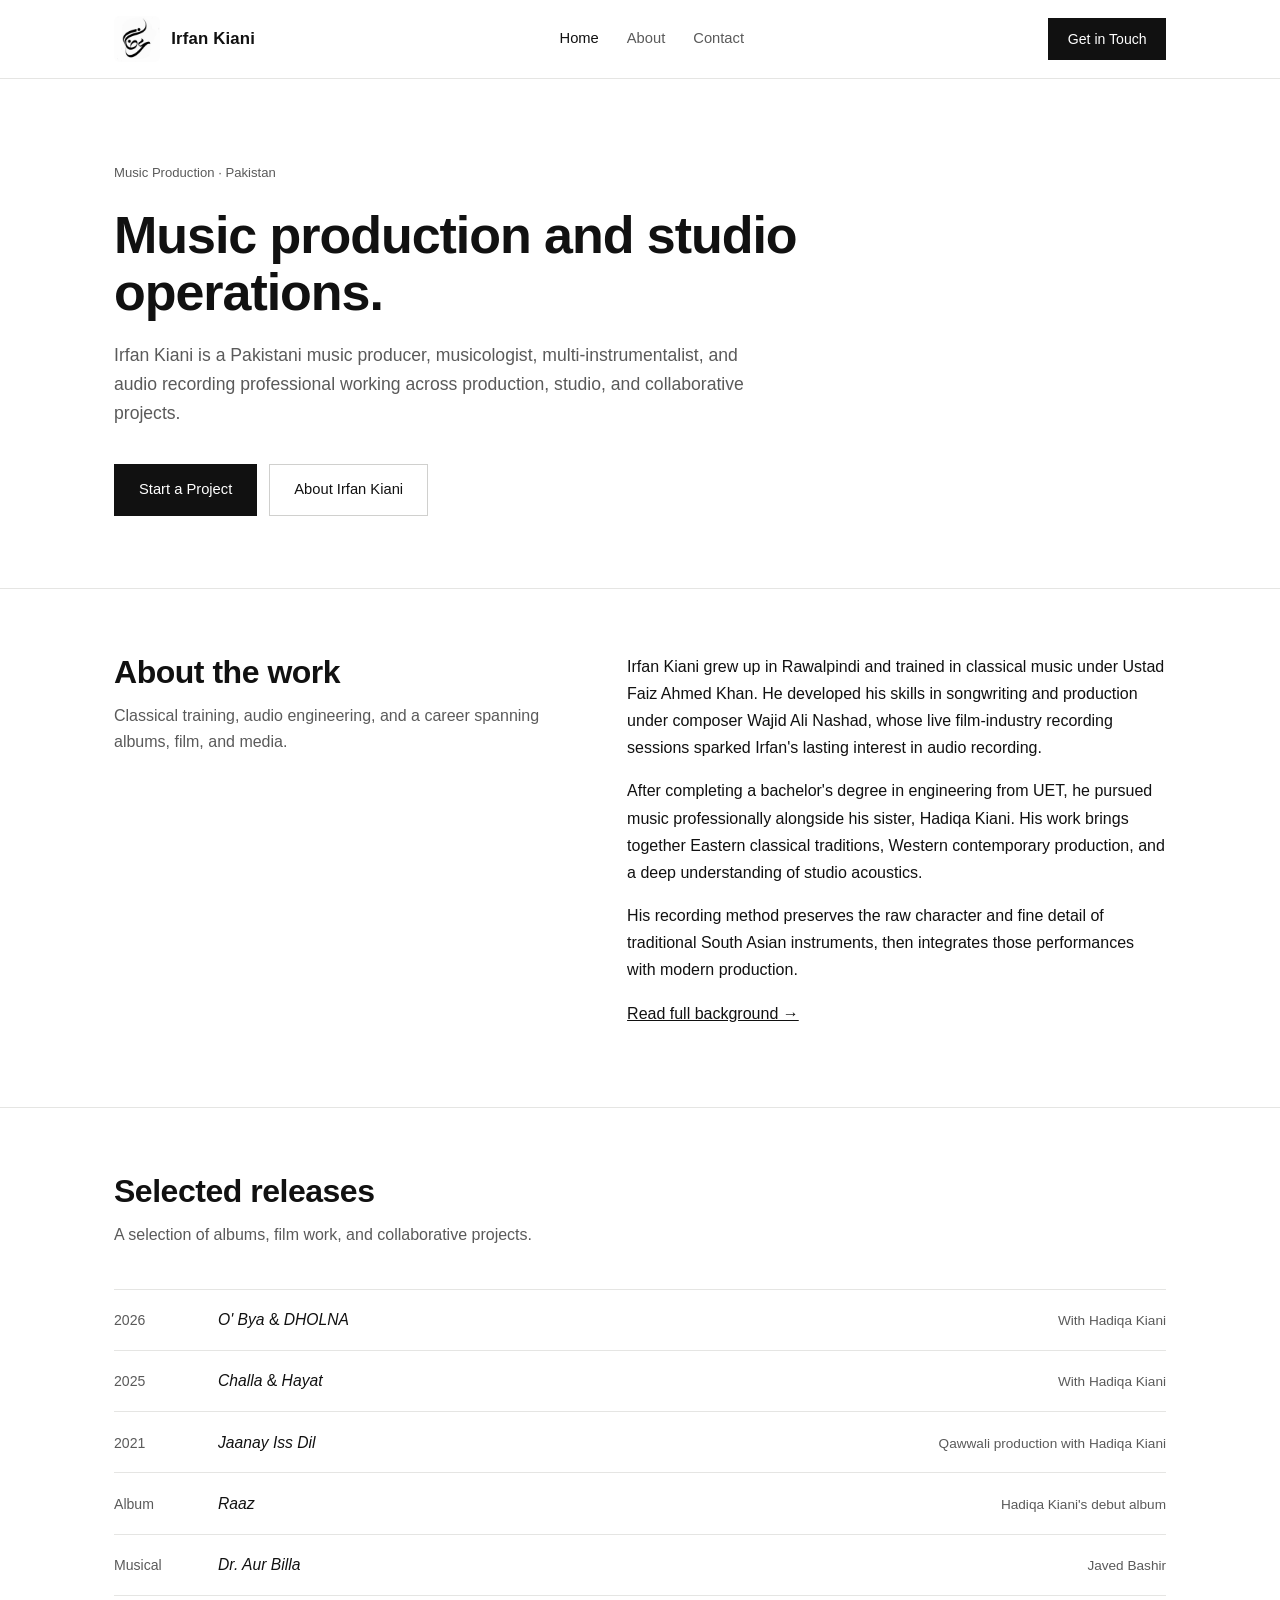
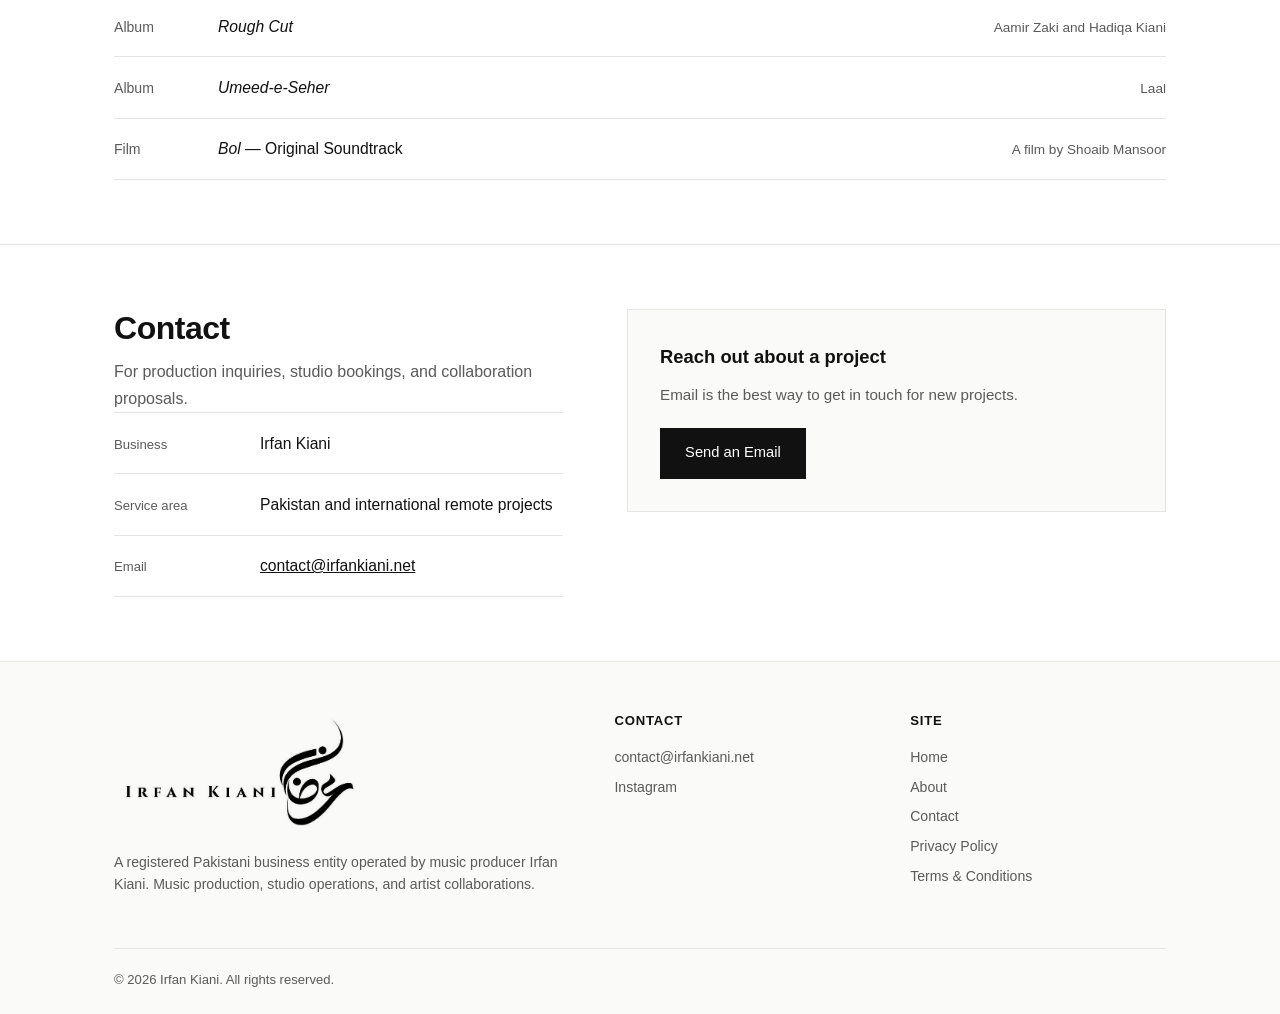
<file: index.html>
<!DOCTYPE html>
<html lang="en">
<head>
<meta charset="UTF-8">
<meta name="viewport" content="width=device-width, initial-scale=1.0">
<title>Irfan Kiani — Music Production, Pakistan</title>
<meta name="description" content="Irfan Kiani is a Pakistani music producer, musicologist, multi-instrumentalist, and audio recording professional.">
<link rel="icon" type="image/png" href="favicon.png">
<link rel="stylesheet" href="css/styles.css">
</head>
<body>

<header class="site-header">
  <div class="container">
    <a href="index.html" class="brand" aria-label="Irfan Kiani home"><img src="favicon.png" alt="" class="brand-mark"><span>Irfan Kiani</span></a>
    <nav class="nav">
      <a href="index.html" class="active">Home</a>
      <a href="about.html">About</a>
      <a href="contact.html">Contact</a>
    </nav>
    <a href="contact.html" class="header-cta">Get in Touch</a>
  </div>
</header>

<main>

  <section class="hero">
    <div class="container">
      <span class="hero-location">Music Production · Pakistan</span>
      <h1>Music production and studio operations.</h1>
      <p class="hero-sub">Irfan Kiani is a Pakistani music producer, musicologist, multi-instrumentalist, and audio recording professional working across production, studio, and collaborative projects.</p>
      <div class="hero-ctas">
        <a href="contact.html" class="btn">Start a Project</a>
        <a href="about.html" class="btn btn-outline">About Irfan Kiani</a>
      </div>
    </div>
  </section>

  <section>
    <div class="container">
      <div class="two-col">
        <div class="section-head" style="margin-bottom: 0;">
          <h2>About the work</h2>
          <p>Classical training, audio engineering, and a career spanning albums, film, and media.</p>
        </div>
        <div class="about-bio">
          <p>Irfan Kiani grew up in Rawalpindi and trained in classical music under Ustad Faiz Ahmed Khan. He developed his skills in songwriting and production under composer Wajid Ali Nashad, whose live film-industry recording sessions sparked Irfan's lasting interest in audio recording.</p>
          <p>After completing a bachelor's degree in engineering from UET, he pursued music professionally alongside his sister, Hadiqa Kiani. His work brings together Eastern classical traditions, Western contemporary production, and a deep understanding of studio acoustics.</p>
          <p>His recording method preserves the raw character and fine detail of traditional South Asian instruments, then integrates those performances with modern production.</p>
          <p><a href="about.html" style="text-decoration: underline;">Read full background →</a></p>
        </div>
      </div>
    </div>
  </section>

  <section>
    <div class="container">
      <div class="section-head">
        <h2>Selected releases</h2>
        <p>A selection of albums, film work, and collaborative projects.</p>
      </div>
      <ul class="releases-list">
        <li><span class="release-year">2026</span><span class="release-title"><em>O' Bya</em> &amp; <em>DHOLNA</em></span><span class="release-meta">With Hadiqa Kiani</span></li>
        <li><span class="release-year">2025</span><span class="release-title"><em>Challa</em> &amp; <em>Hayat</em></span><span class="release-meta">With Hadiqa Kiani</span></li>
        <li><span class="release-year">2021</span><span class="release-title"><em>Jaanay Iss Dil</em></span><span class="release-meta">Qawwali production with Hadiqa Kiani</span></li>
        <li><span class="release-year">Album</span><span class="release-title"><em>Raaz</em></span><span class="release-meta">Hadiqa Kiani's debut album</span></li>
        <li><span class="release-year">Musical</span><span class="release-title"><em>Dr. Aur Billa</em></span><span class="release-meta">Javed Bashir</span></li>
        <li><span class="release-year">Album</span><span class="release-title"><em>Rough Cut</em></span><span class="release-meta">Aamir Zaki and Hadiqa Kiani</span></li>
        <li><span class="release-year">Album</span><span class="release-title"><em>Umeed-e-Seher</em></span><span class="release-meta">Laal</span></li>
        <li><span class="release-year">Film</span><span class="release-title"><em>Bol</em> — Original Soundtrack</span><span class="release-meta">A film by Shoaib Mansoor</span></li>
      </ul>
    </div>
  </section>

  <section>
    <div class="container">
      <div class="two-col">
        <div>
          <div class="section-head" style="margin-bottom: 0;">
            <h2>Contact</h2>
            <p>For production inquiries, studio bookings, and collaboration proposals.</p>
          </div>
          <ul class="contact-info">
            <li><span class="ci-label">Business</span><span class="ci-value">Irfan Kiani</span></li>
            <li><span class="ci-label">Service area</span><span class="ci-value">Pakistan and international remote projects</span></li>
            <li><span class="ci-label">Email</span><span class="ci-value"><a href="mailto:contact@irfankiani.net">contact@irfankiani.net</a></span></li>
          </ul>
        </div>
        <div class="contact-cta-box">
          <h3>Reach out about a project</h3>
          <p>Email is the best way to get in touch for new projects.</p>
          <a href="mailto:contact@irfankiani.net" class="btn">Send an Email</a>
        </div>
      </div>
    </div>
  </section>

</main>

<footer class="site-footer">
  <div class="container">
    <div class="footer-grid">
      <div class="footer-col">
        <img src="logo-wordmark.png" alt="Irfan Kiani" class="footer-logo">
        <p>A registered Pakistani business entity operated by music producer Irfan Kiani. Music production, studio operations, and artist collaborations.</p>
      </div>
      <div class="footer-col">
        <h4>Contact</h4>
        <a href="mailto:contact@irfankiani.net">contact@irfankiani.net</a>
        <a href="https://www.instagram.com/irfankianii/" target="_blank" rel="noopener noreferrer">Instagram</a>
      </div>
      <div class="footer-col">
        <h4>Site</h4>
        <a href="index.html">Home</a>
        <a href="about.html">About</a>
        <a href="contact.html">Contact</a>
        <a href="privacy-policy.html">Privacy Policy</a>
        <a href="terms-conditions.html">Terms &amp; Conditions</a>
      </div>
    </div>
    <div class="footer-bottom">
      <p>&copy; 2026 Irfan Kiani. All rights reserved.</p>
    </div>
  </div>
</footer>

</body>
</html>
</file>
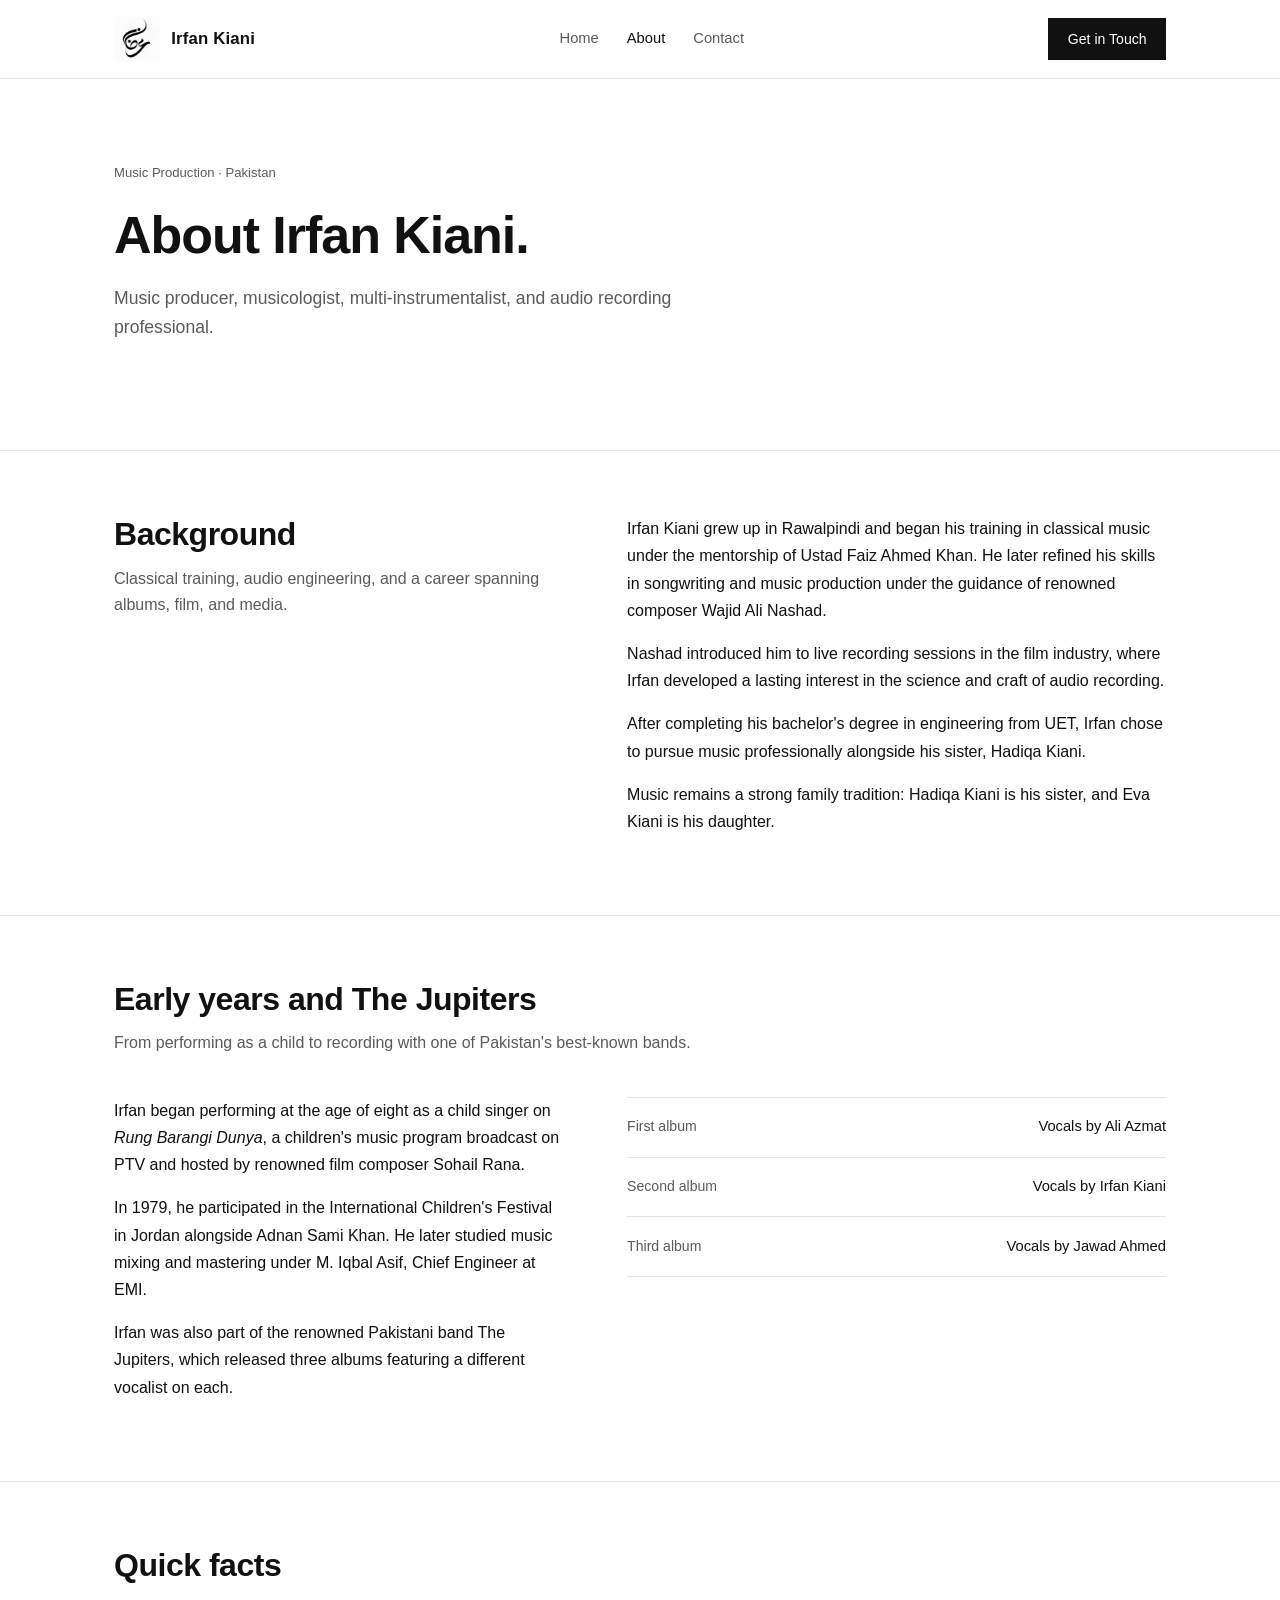
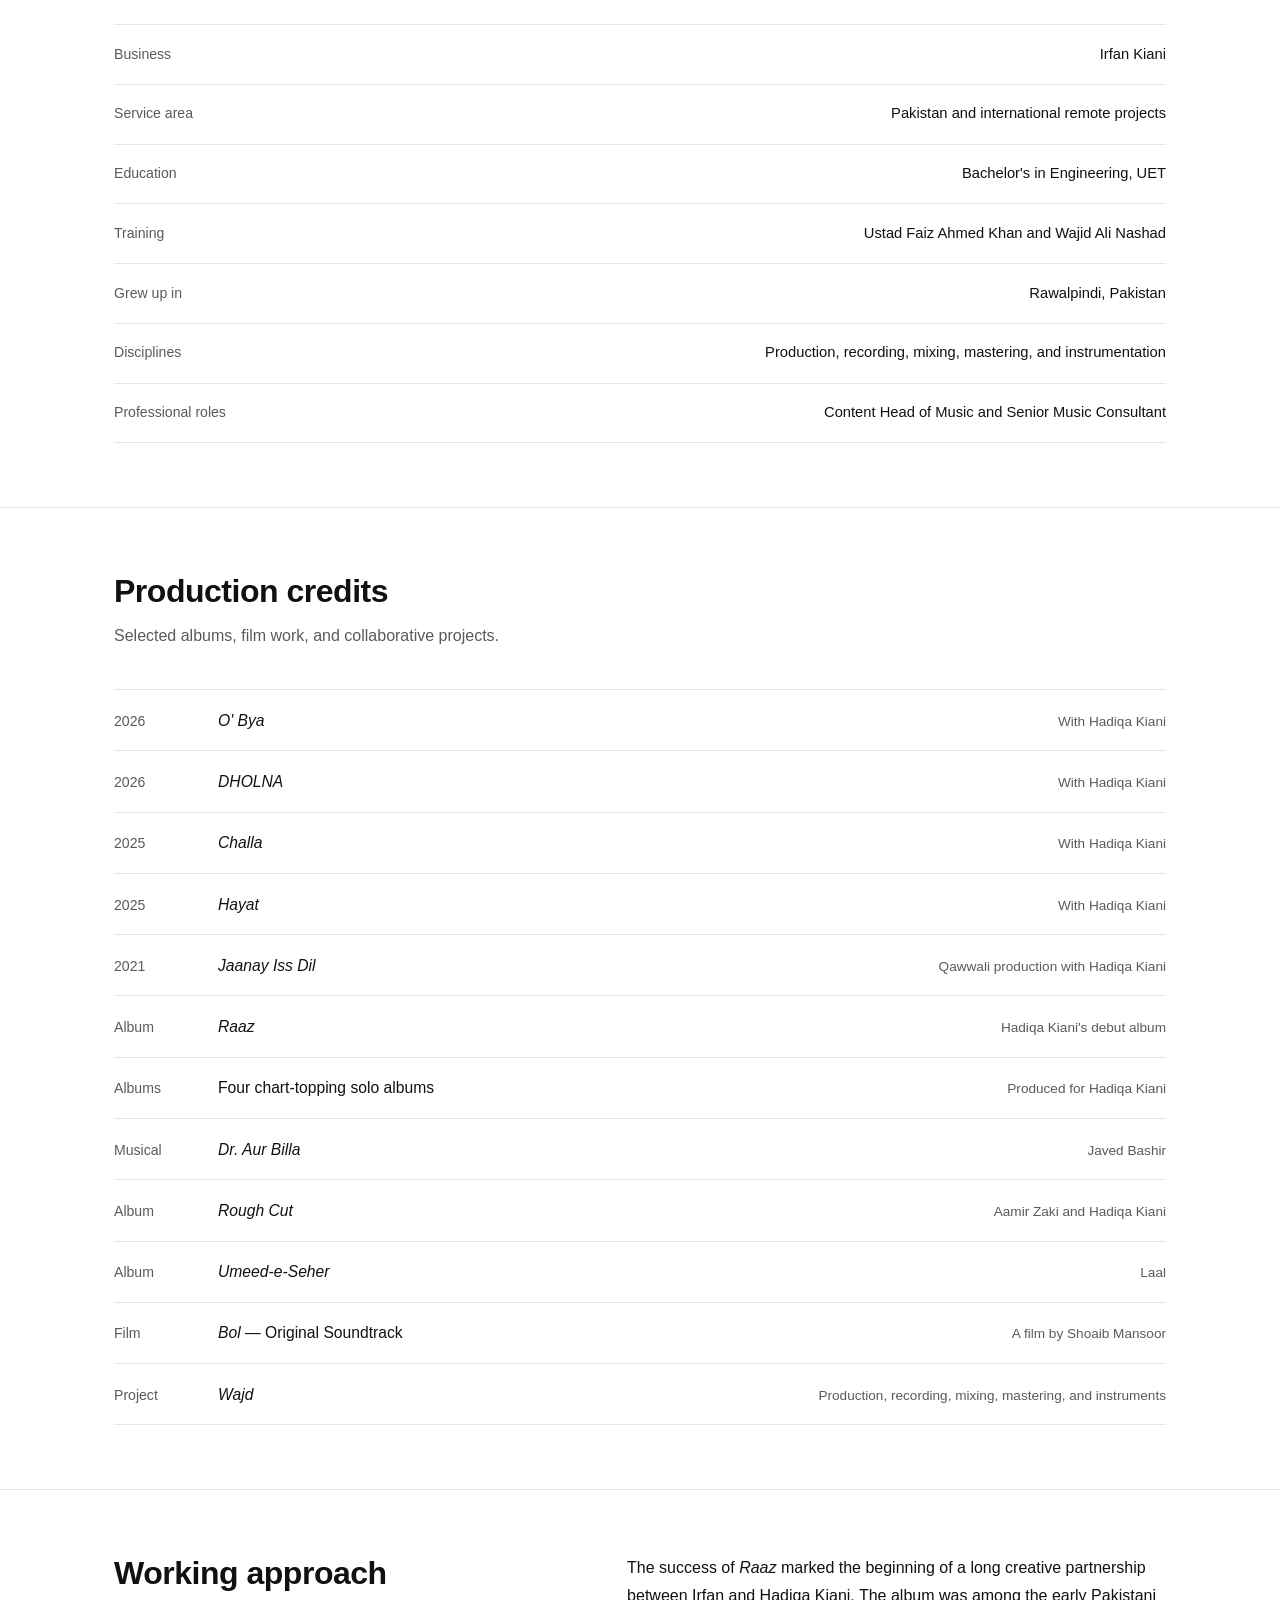
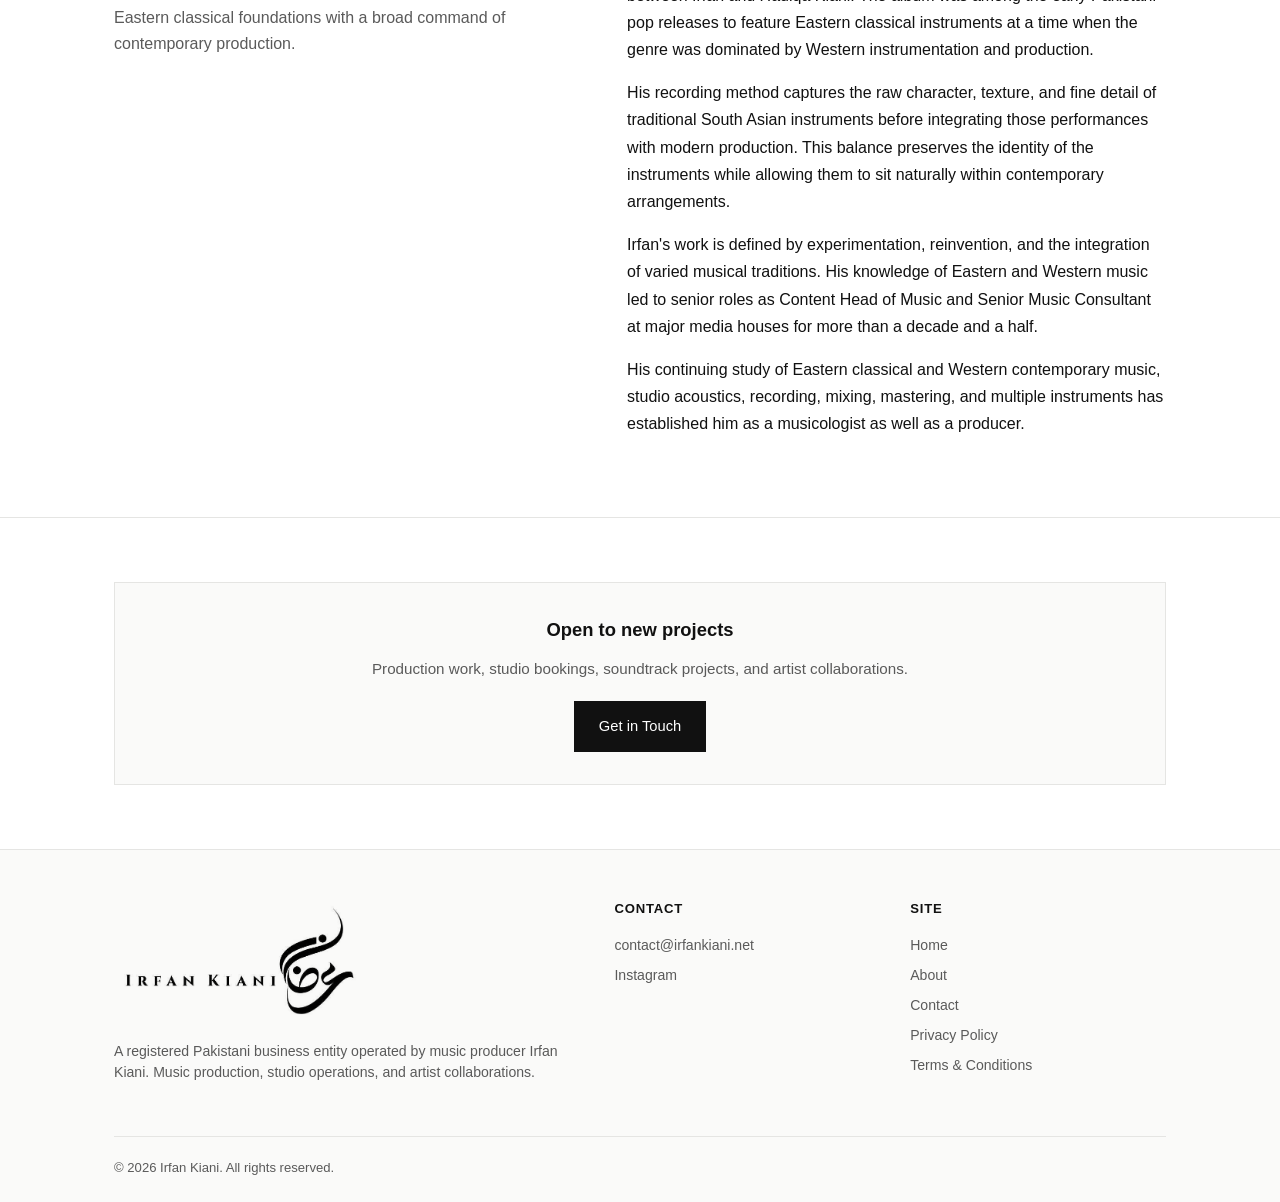
<file: about.html>
<!DOCTYPE html>
<html lang="en">
<head>
<meta charset="UTF-8">
<meta name="viewport" content="width=device-width, initial-scale=1.0">
<title>About — Irfan Kiani</title>
<meta name="description" content="About Irfan Kiani — Pakistani music producer, musicologist, multi-instrumentalist, and audio recording professional.">
<link rel="icon" type="image/png" href="favicon.png">
<link rel="stylesheet" href="css/styles.css">
</head>
<body>

<header class="site-header">
  <div class="container">
    <a href="index.html" class="brand" aria-label="Irfan Kiani home"><img src="favicon.png" alt="" class="brand-mark"><span>Irfan Kiani</span></a>
    <nav class="nav">
      <a href="index.html">Home</a>
      <a href="about.html" class="active">About</a>
      <a href="contact.html">Contact</a>
    </nav>
    <a href="contact.html" class="header-cta">Get in Touch</a>
  </div>
</header>

<main>

  <section class="hero">
    <div class="container">
      <span class="hero-location">Music Production · Pakistan</span>
      <h1>About Irfan Kiani.</h1>
      <p class="hero-sub">Music producer, musicologist, multi-instrumentalist, and audio recording professional.</p>
    </div>
  </section>

  <section>
    <div class="container">
      <div class="two-col">
        <div class="section-head" style="margin-bottom: 0;">
          <h2>Background</h2>
          <p>Classical training, audio engineering, and a career spanning albums, film, and media.</p>
        </div>
        <div class="about-bio">
          <p>Irfan Kiani grew up in Rawalpindi and began his training in classical music under the mentorship of Ustad Faiz Ahmed Khan. He later refined his skills in songwriting and music production under the guidance of renowned composer Wajid Ali Nashad.</p>
          <p>Nashad introduced him to live recording sessions in the film industry, where Irfan developed a lasting interest in the science and craft of audio recording.</p>
          <p>After completing his bachelor's degree in engineering from UET, Irfan chose to pursue music professionally alongside his sister, Hadiqa Kiani.</p>
          <p>Music remains a strong family tradition: Hadiqa Kiani is his sister, and Eva Kiani is his daughter.</p>
        </div>
      </div>
    </div>
  </section>

  <section>
    <div class="container">
      <div class="section-head">
        <h2>Early years and The Jupiters</h2>
        <p>From performing as a child to recording with one of Pakistan's best-known bands.</p>
      </div>
      <div class="two-col">
        <div class="about-bio">
          <p>Irfan began performing at the age of eight as a child singer on <em>Rung Barangi Dunya</em>, a children's music program broadcast on PTV and hosted by renowned film composer Sohail Rana.</p>
          <p>In 1979, he participated in the International Children's Festival in Jordan alongside Adnan Sami Khan. He later studied music mixing and mastering under M. Iqbal Asif, Chief Engineer at EMI.</p>
          <p>Irfan was also part of the renowned Pakistani band The Jupiters, which released three albums featuring a different vocalist on each.</p>
        </div>
        <ul class="facts-list">
          <li><span class="fact-label">First album</span><span class="fact-value">Vocals by Ali Azmat</span></li>
          <li><span class="fact-label">Second album</span><span class="fact-value">Vocals by Irfan Kiani</span></li>
          <li><span class="fact-label">Third album</span><span class="fact-value">Vocals by Jawad Ahmed</span></li>
        </ul>
      </div>
    </div>
  </section>

  <section>
    <div class="container">
      <div class="section-head">
        <h2>Quick facts</h2>
      </div>
      <ul class="facts-list">
        <li><span class="fact-label">Business</span><span class="fact-value">Irfan Kiani</span></li>
        <li><span class="fact-label">Service area</span><span class="fact-value">Pakistan and international remote projects</span></li>
        <li><span class="fact-label">Education</span><span class="fact-value">Bachelor's in Engineering, UET</span></li>
        <li><span class="fact-label">Training</span><span class="fact-value">Ustad Faiz Ahmed Khan and Wajid Ali Nashad</span></li>
        <li><span class="fact-label">Grew up in</span><span class="fact-value">Rawalpindi, Pakistan</span></li>
        <li><span class="fact-label">Disciplines</span><span class="fact-value">Production, recording, mixing, mastering, and instrumentation</span></li>
        <li><span class="fact-label">Professional roles</span><span class="fact-value">Content Head of Music and Senior Music Consultant</span></li>
      </ul>
    </div>
  </section>

  <section>
    <div class="container">
      <div class="section-head">
        <h2>Production credits</h2>
        <p>Selected albums, film work, and collaborative projects.</p>
      </div>
      <ul class="releases-list">
        <li><span class="release-year">2026</span><span class="release-title"><em>O' Bya</em></span><span class="release-meta">With Hadiqa Kiani</span></li>
        <li><span class="release-year">2026</span><span class="release-title"><em>DHOLNA</em></span><span class="release-meta">With Hadiqa Kiani</span></li>
        <li><span class="release-year">2025</span><span class="release-title"><em>Challa</em></span><span class="release-meta">With Hadiqa Kiani</span></li>
        <li><span class="release-year">2025</span><span class="release-title"><em>Hayat</em></span><span class="release-meta">With Hadiqa Kiani</span></li>
        <li><span class="release-year">2021</span><span class="release-title"><em>Jaanay Iss Dil</em></span><span class="release-meta">Qawwali production with Hadiqa Kiani</span></li>
        <li><span class="release-year">Album</span><span class="release-title"><em>Raaz</em></span><span class="release-meta">Hadiqa Kiani's debut album</span></li>
        <li><span class="release-year">Albums</span><span class="release-title">Four chart-topping solo albums</span><span class="release-meta">Produced for Hadiqa Kiani</span></li>
        <li><span class="release-year">Musical</span><span class="release-title"><em>Dr. Aur Billa</em></span><span class="release-meta">Javed Bashir</span></li>
        <li><span class="release-year">Album</span><span class="release-title"><em>Rough Cut</em></span><span class="release-meta">Aamir Zaki and Hadiqa Kiani</span></li>
        <li><span class="release-year">Album</span><span class="release-title"><em>Umeed-e-Seher</em></span><span class="release-meta">Laal</span></li>
        <li><span class="release-year">Film</span><span class="release-title"><em>Bol</em> — Original Soundtrack</span><span class="release-meta">A film by Shoaib Mansoor</span></li>
        <li><span class="release-year">Project</span><span class="release-title"><em>Wajd</em></span><span class="release-meta">Production, recording, mixing, mastering, and instruments</span></li>
      </ul>
    </div>
  </section>

  <section>
    <div class="container">
      <div class="two-col">
        <div class="section-head" style="margin-bottom: 0;">
          <h2>Working approach</h2>
          <p>Eastern classical foundations with a broad command of contemporary production.</p>
        </div>
        <div class="about-bio">
          <p>The success of <em>Raaz</em> marked the beginning of a long creative partnership between Irfan and Hadiqa Kiani. The album was among the early Pakistani pop releases to feature Eastern classical instruments at a time when the genre was dominated by Western instrumentation and production.</p>
          <p>His recording method captures the raw character, texture, and fine detail of traditional South Asian instruments before integrating those performances with modern production. This balance preserves the identity of the instruments while allowing them to sit naturally within contemporary arrangements.</p>
          <p>Irfan's work is defined by experimentation, reinvention, and the integration of varied musical traditions. His knowledge of Eastern and Western music led to senior roles as Content Head of Music and Senior Music Consultant at major media houses for more than a decade and a half.</p>
          <p>His continuing study of Eastern classical and Western contemporary music, studio acoustics, recording, mixing, mastering, and multiple instruments has established him as a musicologist as well as a producer.</p>
        </div>
      </div>
    </div>
  </section>

  <section>
    <div class="container">
      <div class="contact-cta-box" style="text-align: center;">
        <h3>Open to new projects</h3>
        <p>Production work, studio bookings, soundtrack projects, and artist collaborations.</p>
        <a href="contact.html" class="btn">Get in Touch</a>
      </div>
    </div>
  </section>

</main>

<footer class="site-footer">
  <div class="container">
    <div class="footer-grid">
      <div class="footer-col">
        <img src="logo-wordmark.png" alt="Irfan Kiani" class="footer-logo">
        <p>A registered Pakistani business entity operated by music producer Irfan Kiani. Music production, studio operations, and artist collaborations.</p>
      </div>
      <div class="footer-col">
        <h4>Contact</h4>
        <a href="mailto:contact@irfankiani.net">contact@irfankiani.net</a>
        <a href="https://www.instagram.com/irfankianii/" target="_blank" rel="noopener noreferrer">Instagram</a>
      </div>
      <div class="footer-col">
        <h4>Site</h4>
        <a href="index.html">Home</a>
        <a href="about.html">About</a>
        <a href="contact.html">Contact</a>
        <a href="privacy-policy.html">Privacy Policy</a>
        <a href="terms-conditions.html">Terms &amp; Conditions</a>
      </div>
    </div>
    <div class="footer-bottom">
      <p>&copy; 2026 Irfan Kiani. All rights reserved.</p>
    </div>
  </div>
</footer>

</body>
</html>
</file>
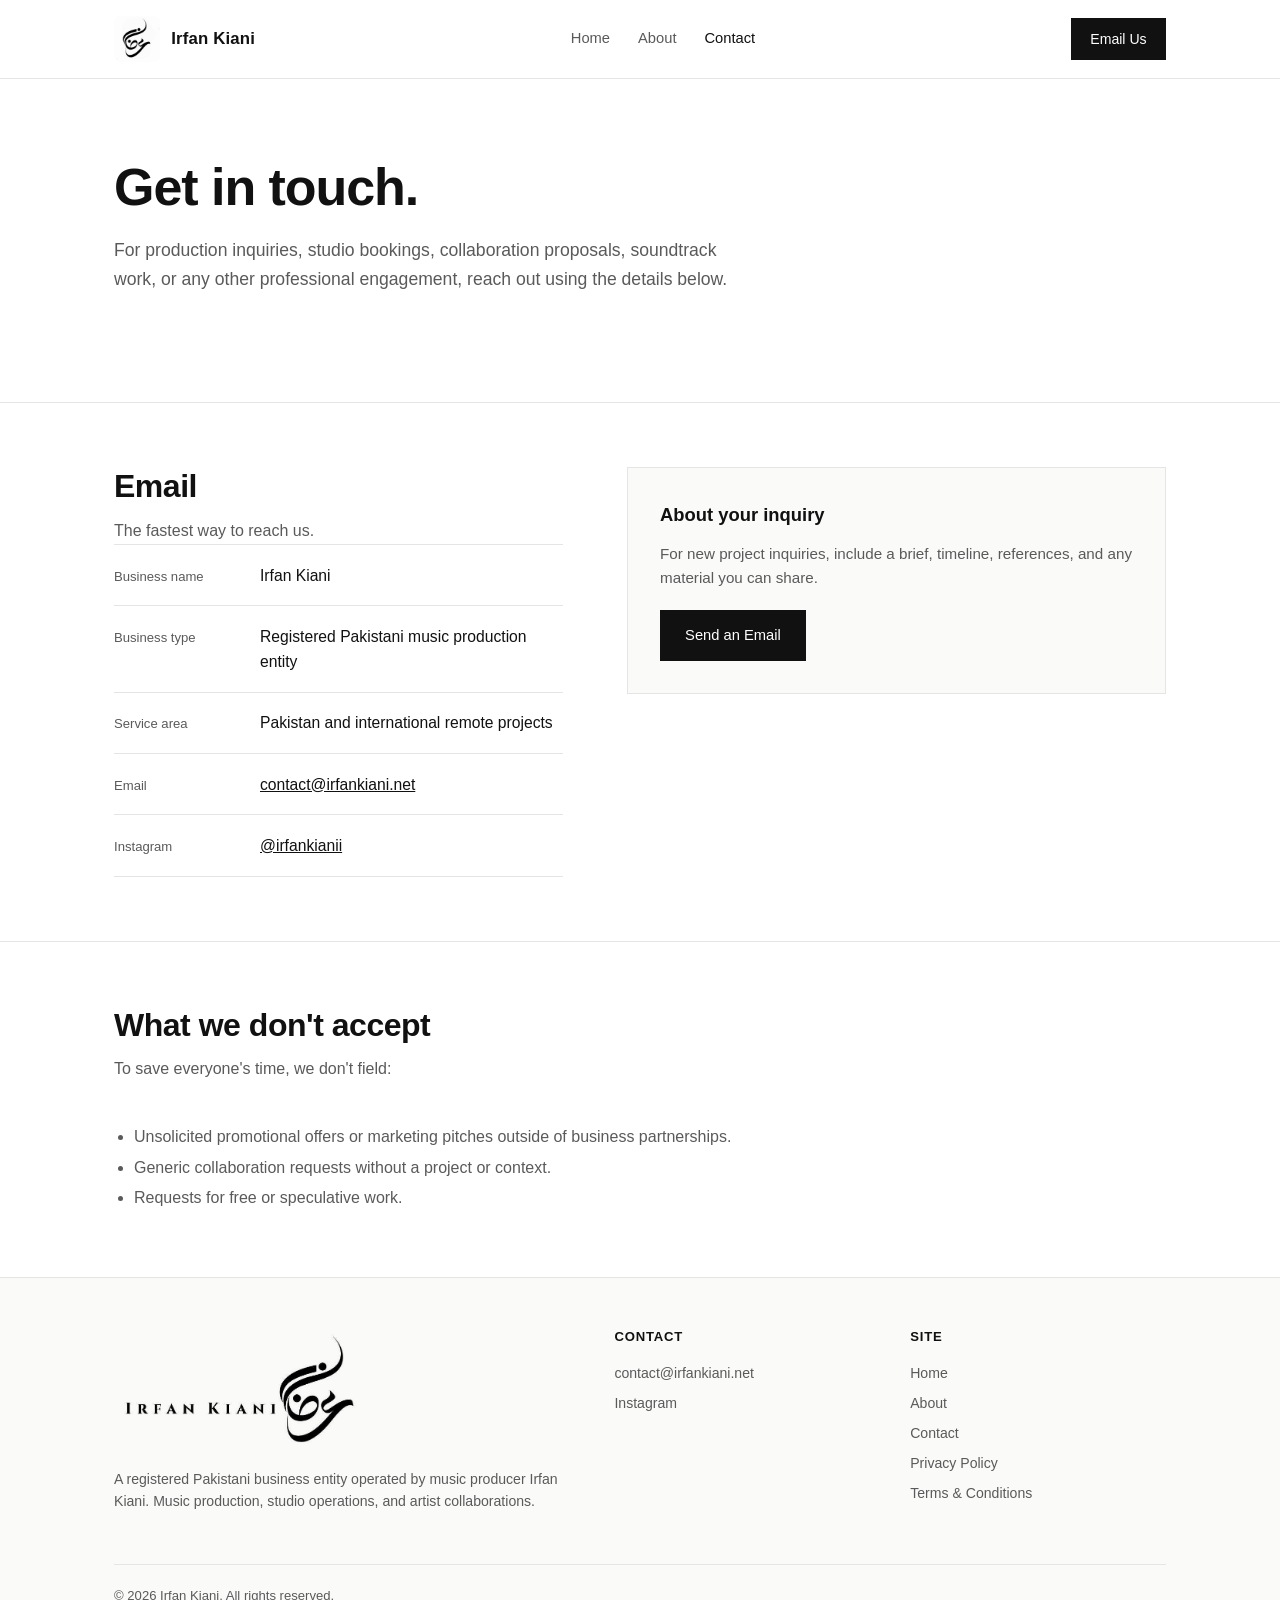
<file: contact.html>
<!DOCTYPE html>
<html lang="en">
<head>
<meta charset="UTF-8">
<meta name="viewport" content="width=device-width, initial-scale=1.0">
<title>Contact — Irfan Kiani</title>
<meta name="description" content="Contact Irfan Kiani for music production, studio work, and professional collaborations.">
<link rel="icon" type="image/png" href="favicon.png">
<link rel="stylesheet" href="css/styles.css">
</head>
<body>

<header class="site-header">
  <div class="container">
    <a href="index.html" class="brand" aria-label="Irfan Kiani home"><img src="favicon.png" alt="" class="brand-mark"><span>Irfan Kiani</span></a>
    <nav class="nav">
      <a href="index.html">Home</a>
      <a href="about.html">About</a>
      <a href="contact.html" class="active">Contact</a>
    </nav>
    <a href="mailto:contact@irfankiani.net" class="header-cta">Email Us</a>
  </div>
</header>

<main>

  <section class="hero">
    <div class="container">
      <h1>Get in touch.</h1>
      <p class="hero-sub">For production inquiries, studio bookings, collaboration proposals, soundtrack work, or any other professional engagement, reach out using the details below.</p>
    </div>
  </section>

  <section>
    <div class="container">
      <div class="two-col">
        <div>
          <div class="section-head" style="margin-bottom: 0;">
            <h2>Email</h2>
            <p>The fastest way to reach us.</p>
          </div>
          <ul class="contact-info">
            <li><span class="ci-label">Business name</span><span class="ci-value">Irfan Kiani</span></li>
            <li><span class="ci-label">Business type</span><span class="ci-value">Registered Pakistani music production entity</span></li>
            <li><span class="ci-label">Service area</span><span class="ci-value">Pakistan and international remote projects</span></li>
            <li><span class="ci-label">Email</span><span class="ci-value"><a href="mailto:contact@irfankiani.net">contact@irfankiani.net</a></span></li>
            <li><span class="ci-label">Instagram</span><span class="ci-value"><a href="https://www.instagram.com/irfankianii/" target="_blank" rel="noopener noreferrer">@irfankianii</a></span></li>
          </ul>
        </div>
        <div class="contact-cta-box">
          <h3>About your inquiry</h3>
          <p>For new project inquiries, include a brief, timeline, references, and any material you can share.</p>
          <a href="mailto:contact@irfankiani.net" class="btn">Send an Email</a>
        </div>
      </div>
    </div>
  </section>

  <section>
    <div class="container">
      <div class="section-head">
        <h2>What we don't accept</h2>
        <p>To save everyone's time, we don't field:</p>
      </div>
      <ul style="color: var(--text-muted); padding-left: 1.25rem; line-height: 1.9;">
        <li>Unsolicited promotional offers or marketing pitches outside of business partnerships.</li>
        <li>Generic collaboration requests without a project or context.</li>
        <li>Requests for free or speculative work.</li>
      </ul>
    </div>
  </section>

</main>

<footer class="site-footer">
  <div class="container">
    <div class="footer-grid">
      <div class="footer-col">
        <img src="logo-wordmark.png" alt="Irfan Kiani" class="footer-logo">
        <p>A registered Pakistani business entity operated by music producer Irfan Kiani. Music production, studio operations, and artist collaborations.</p>
      </div>
      <div class="footer-col">
        <h4>Contact</h4>
        <a href="mailto:contact@irfankiani.net">contact@irfankiani.net</a>
        <a href="https://www.instagram.com/irfankianii/" target="_blank" rel="noopener noreferrer">Instagram</a>
      </div>
      <div class="footer-col">
        <h4>Site</h4>
        <a href="index.html">Home</a>
        <a href="about.html">About</a>
        <a href="contact.html">Contact</a>
        <a href="privacy-policy.html">Privacy Policy</a>
        <a href="terms-conditions.html">Terms &amp; Conditions</a>
      </div>
    </div>
    <div class="footer-bottom">
      <p>&copy; 2026 Irfan Kiani. All rights reserved.</p>
    </div>
  </div>
</footer>

</body>
</html>
</file>
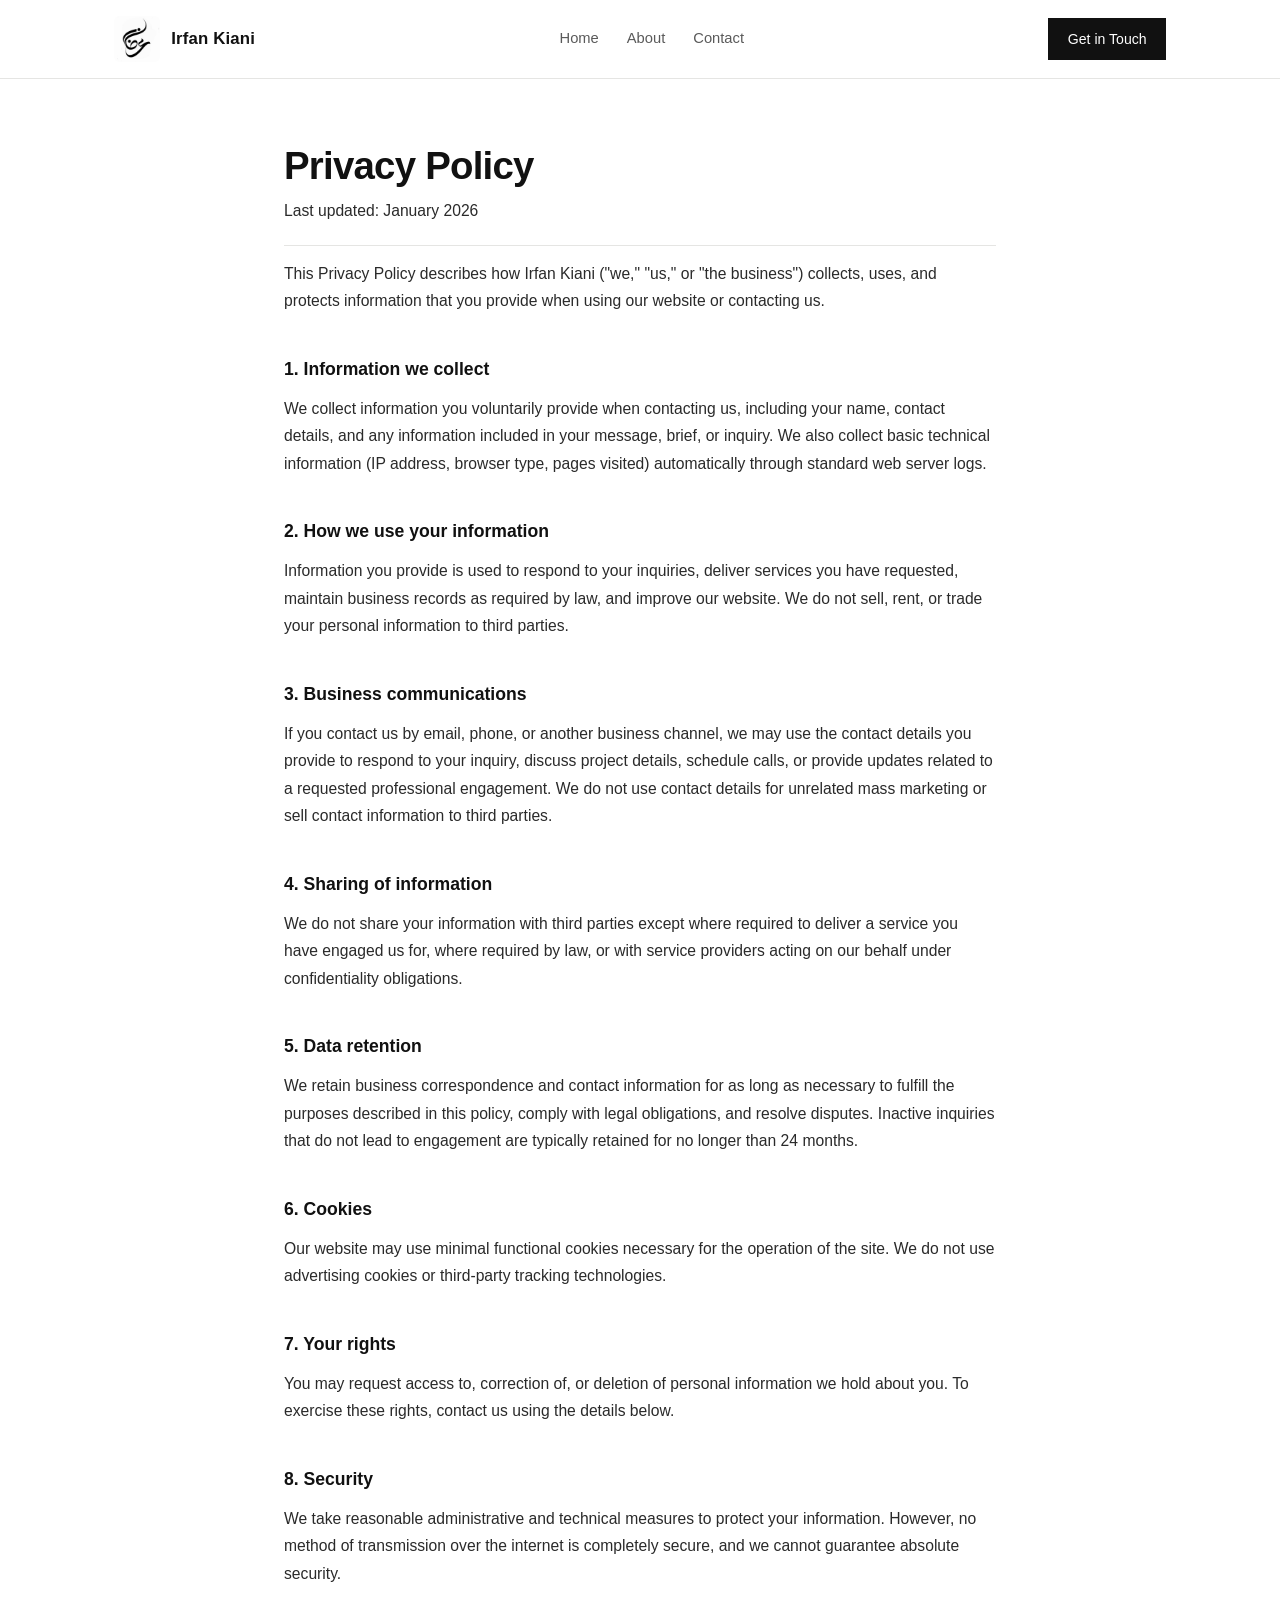
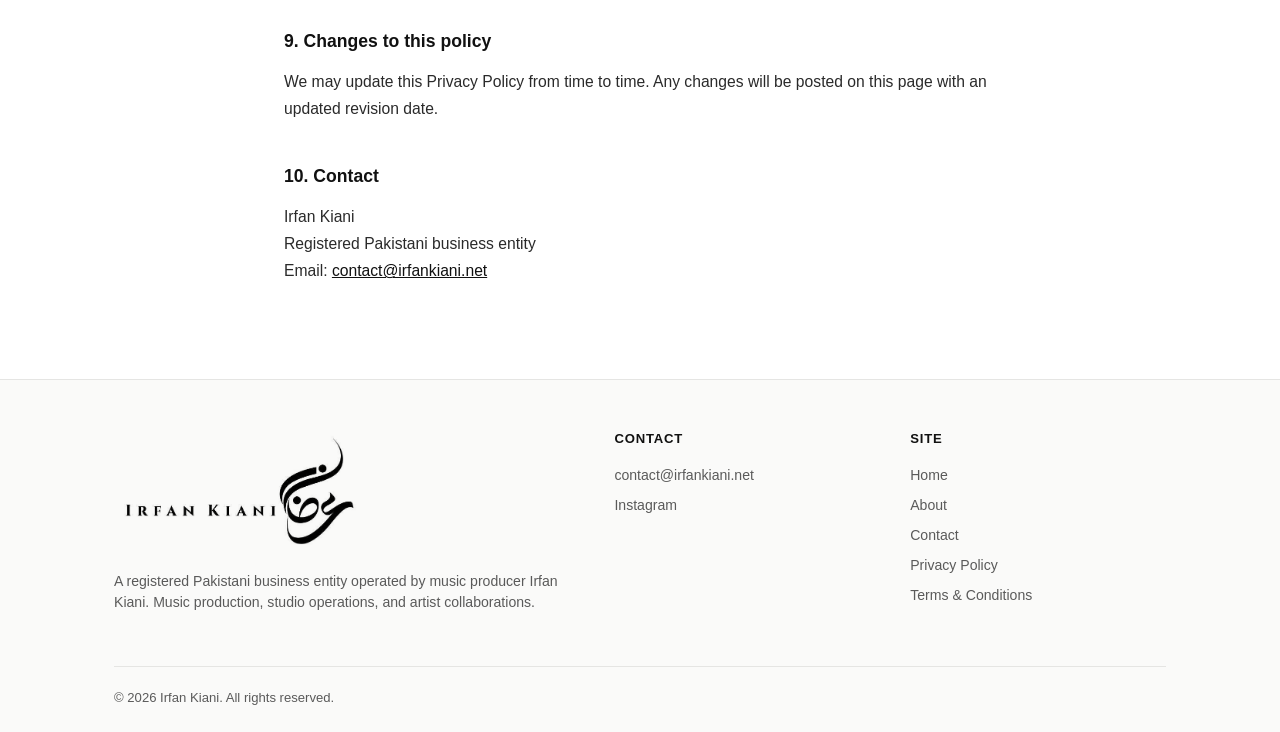
<file: privacy-policy.html>
<!DOCTYPE html>
<html lang="en">
<head>
<meta charset="UTF-8">
<meta name="viewport" content="width=device-width, initial-scale=1.0">
<title>Privacy Policy — Irfan Kiani</title>
<meta name="description" content="Privacy Policy for Irfan Kiani.">
<link rel="icon" type="image/png" href="favicon.png">
<link rel="stylesheet" href="css/styles.css">
</head>
<body>

<header class="site-header">
  <div class="container">
    <a href="index.html" class="brand" aria-label="Irfan Kiani home"><img src="favicon.png" alt="" class="brand-mark"><span>Irfan Kiani</span></a>
    <nav class="nav">
      <a href="index.html">Home</a>
      <a href="about.html">About</a>
      <a href="contact.html">Contact</a>
    </nav>
    <a href="contact.html" class="header-cta">Get in Touch</a>
  </div>
</header>

<main>
  <div class="container-narrow">
    <div class="legal-content">
      <h1>Privacy Policy</h1>
      <p class="legal-meta">Last updated: January 2026</p>

      <p>This Privacy Policy describes how Irfan Kiani ("we," "us," or "the business") collects, uses, and protects information that you provide when using our website or contacting us.</p>

      <h2>1. Information we collect</h2>
      <p>We collect information you voluntarily provide when contacting us, including your name, contact details, and any information included in your message, brief, or inquiry. We also collect basic technical information (IP address, browser type, pages visited) automatically through standard web server logs.</p>

      <h2>2. How we use your information</h2>
      <p>Information you provide is used to respond to your inquiries, deliver services you have requested, maintain business records as required by law, and improve our website. We do not sell, rent, or trade your personal information to third parties.</p>

      <h2>3. Business communications</h2>
      <p>If you contact us by email, phone, or another business channel, we may use the contact details you provide to respond to your inquiry, discuss project details, schedule calls, or provide updates related to a requested professional engagement. We do not use contact details for unrelated mass marketing or sell contact information to third parties.</p>

      <h2>4. Sharing of information</h2>
      <p>We do not share your information with third parties except where required to deliver a service you have engaged us for, where required by law, or with service providers acting on our behalf under confidentiality obligations.</p>

      <h2>5. Data retention</h2>
      <p>We retain business correspondence and contact information for as long as necessary to fulfill the purposes described in this policy, comply with legal obligations, and resolve disputes. Inactive inquiries that do not lead to engagement are typically retained for no longer than 24 months.</p>

      <h2>6. Cookies</h2>
      <p>Our website may use minimal functional cookies necessary for the operation of the site. We do not use advertising cookies or third-party tracking technologies.</p>

      <h2>7. Your rights</h2>
      <p>You may request access to, correction of, or deletion of personal information we hold about you. To exercise these rights, contact us using the details below.</p>

      <h2>8. Security</h2>
      <p>We take reasonable administrative and technical measures to protect your information. However, no method of transmission over the internet is completely secure, and we cannot guarantee absolute security.</p>

      <h2>9. Changes to this policy</h2>
      <p>We may update this Privacy Policy from time to time. Any changes will be posted on this page with an updated revision date.</p>

      <h2>10. Contact</h2>
      <p>
        Irfan Kiani<br>
        Registered Pakistani business entity<br>
        Email: <a href="mailto:contact@irfankiani.net">contact@irfankiani.net</a>
      </p>
    </div>
  </div>
</main>

<footer class="site-footer">
  <div class="container">
    <div class="footer-grid">
      <div class="footer-col">
        <img src="logo-wordmark.png" alt="Irfan Kiani" class="footer-logo">
        <p>A registered Pakistani business entity operated by music producer Irfan Kiani. Music production, studio operations, and artist collaborations.</p>
      </div>
      <div class="footer-col">
        <h4>Contact</h4>
        <a href="mailto:contact@irfankiani.net">contact@irfankiani.net</a>
        <a href="https://www.instagram.com/irfankianii/" target="_blank" rel="noopener noreferrer">Instagram</a>
      </div>
      <div class="footer-col">
        <h4>Site</h4>
        <a href="index.html">Home</a>
        <a href="about.html">About</a>
        <a href="contact.html">Contact</a>
        <a href="privacy-policy.html">Privacy Policy</a>
        <a href="terms-conditions.html">Terms &amp; Conditions</a>
      </div>
    </div>
    <div class="footer-bottom">
      <p>&copy; 2026 Irfan Kiani. All rights reserved.</p>
    </div>
  </div>
</footer>

</body>
</html>
</file>
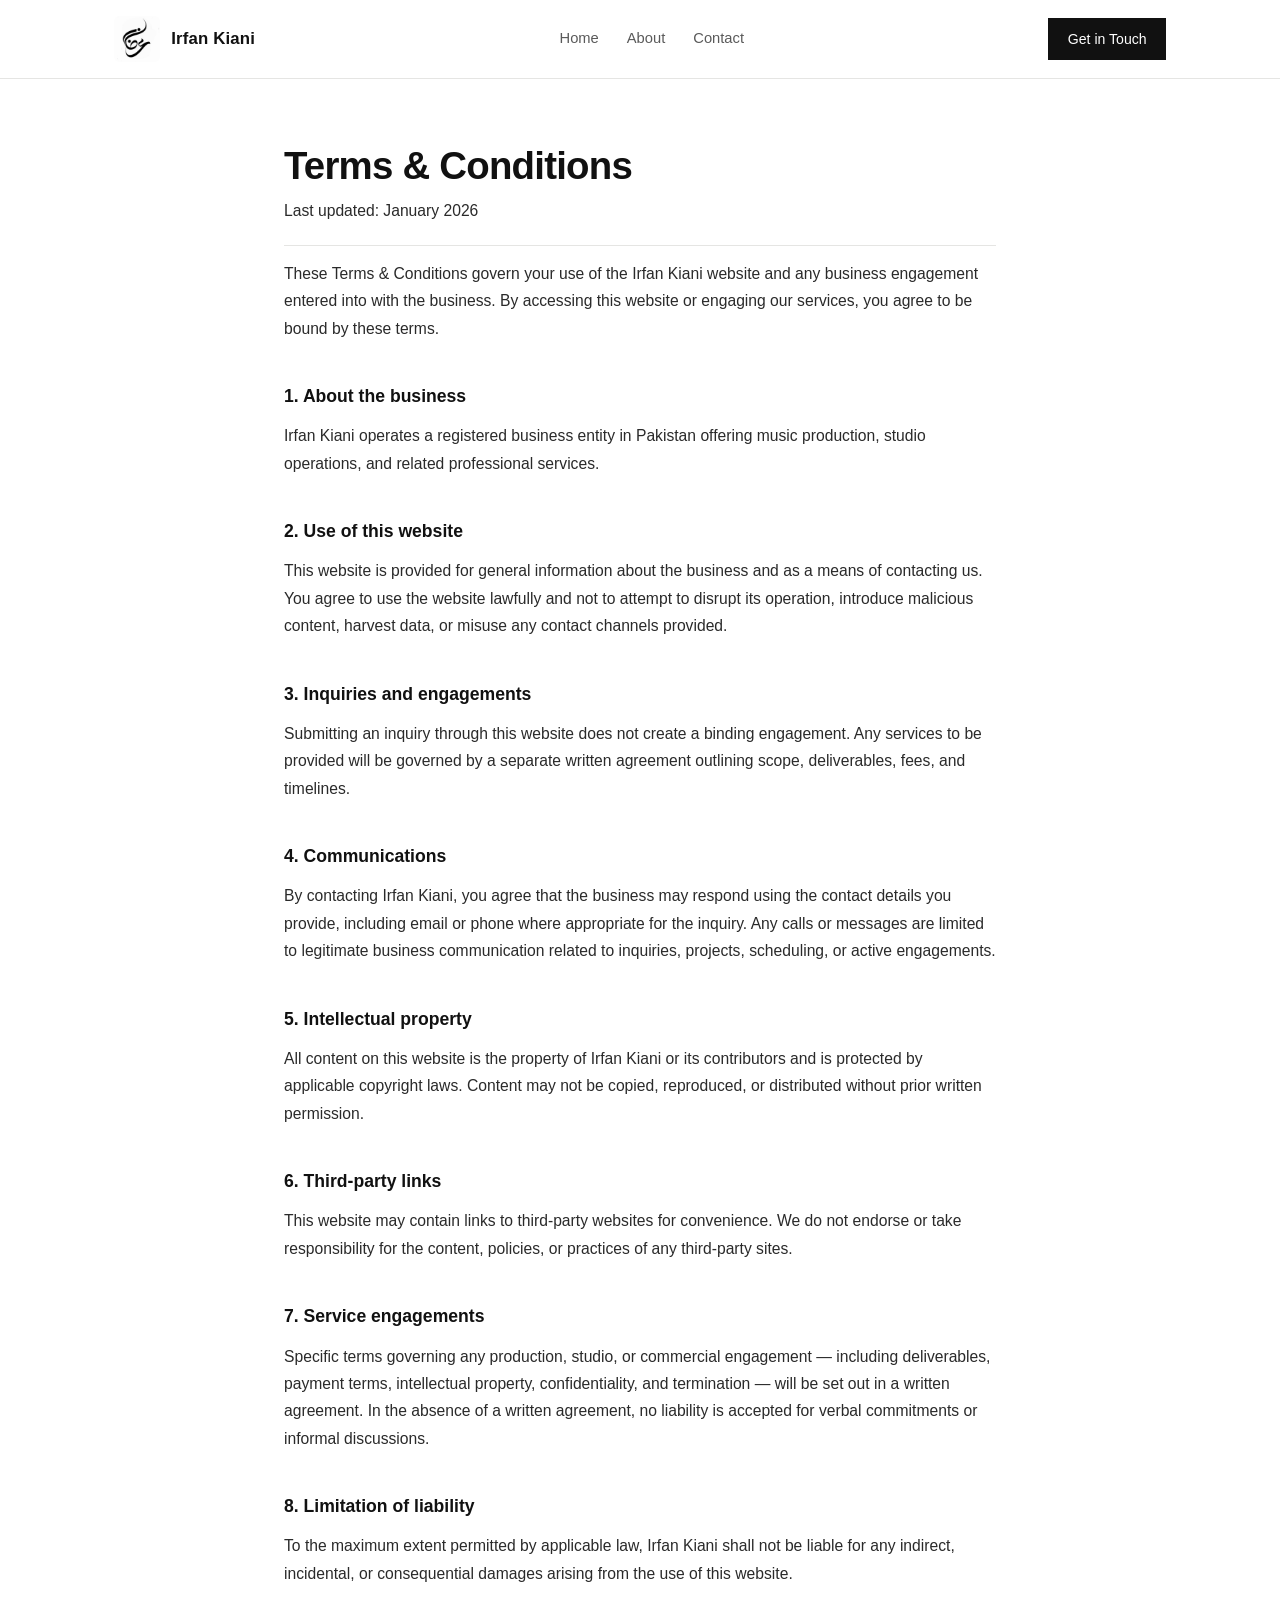
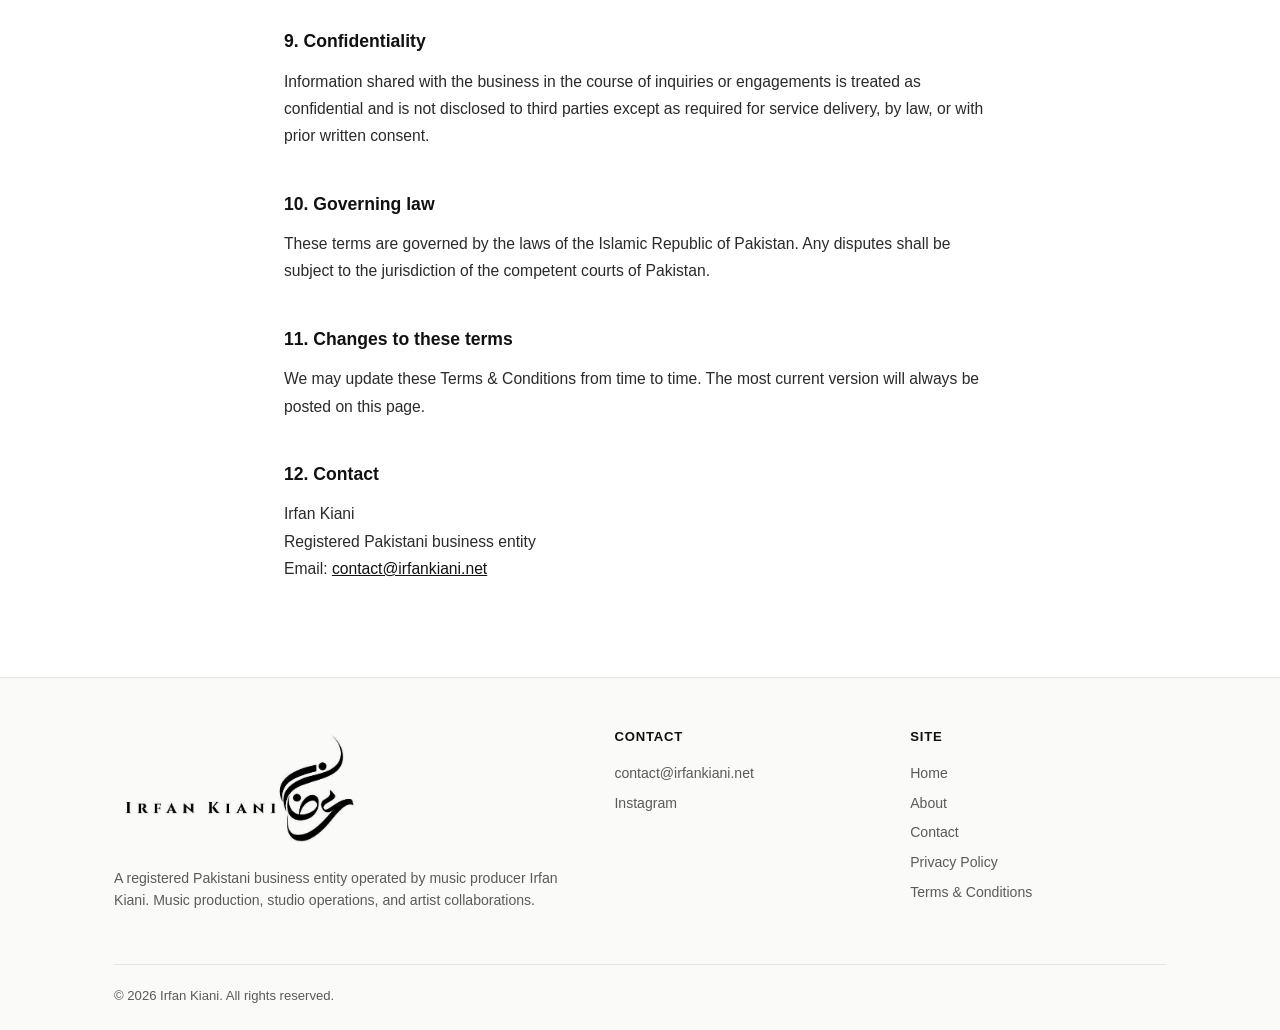
<file: terms-conditions.html>
<!DOCTYPE html>
<html lang="en">
<head>
<meta charset="UTF-8">
<meta name="viewport" content="width=device-width, initial-scale=1.0">
<title>Terms &amp; Conditions — Irfan Kiani</title>
<meta name="description" content="Terms & Conditions for Irfan Kiani.">
<link rel="icon" type="image/png" href="favicon.png">
<link rel="stylesheet" href="css/styles.css">
</head>
<body>

<header class="site-header">
  <div class="container">
    <a href="index.html" class="brand" aria-label="Irfan Kiani home"><img src="favicon.png" alt="" class="brand-mark"><span>Irfan Kiani</span></a>
    <nav class="nav">
      <a href="index.html">Home</a>
      <a href="about.html">About</a>
      <a href="contact.html">Contact</a>
    </nav>
    <a href="contact.html" class="header-cta">Get in Touch</a>
  </div>
</header>

<main>
  <div class="container-narrow">
    <div class="legal-content">
      <h1>Terms &amp; Conditions</h1>
      <p class="legal-meta">Last updated: January 2026</p>

      <p>These Terms &amp; Conditions govern your use of the Irfan Kiani website and any business engagement entered into with the business. By accessing this website or engaging our services, you agree to be bound by these terms.</p>

      <h2>1. About the business</h2>
      <p>Irfan Kiani operates a registered business entity in Pakistan offering music production, studio operations, and related professional services.</p>

      <h2>2. Use of this website</h2>
      <p>This website is provided for general information about the business and as a means of contacting us. You agree to use the website lawfully and not to attempt to disrupt its operation, introduce malicious content, harvest data, or misuse any contact channels provided.</p>

      <h2>3. Inquiries and engagements</h2>
      <p>Submitting an inquiry through this website does not create a binding engagement. Any services to be provided will be governed by a separate written agreement outlining scope, deliverables, fees, and timelines.</p>

      <h2>4. Communications</h2>
      <p>By contacting Irfan Kiani, you agree that the business may respond using the contact details you provide, including email or phone where appropriate for the inquiry. Any calls or messages are limited to legitimate business communication related to inquiries, projects, scheduling, or active engagements.</p>

      <h2>5. Intellectual property</h2>
      <p>All content on this website is the property of Irfan Kiani or its contributors and is protected by applicable copyright laws. Content may not be copied, reproduced, or distributed without prior written permission.</p>

      <h2>6. Third-party links</h2>
      <p>This website may contain links to third-party websites for convenience. We do not endorse or take responsibility for the content, policies, or practices of any third-party sites.</p>

      <h2>7. Service engagements</h2>
      <p>Specific terms governing any production, studio, or commercial engagement — including deliverables, payment terms, intellectual property, confidentiality, and termination — will be set out in a written agreement. In the absence of a written agreement, no liability is accepted for verbal commitments or informal discussions.</p>

      <h2>8. Limitation of liability</h2>
      <p>To the maximum extent permitted by applicable law, Irfan Kiani shall not be liable for any indirect, incidental, or consequential damages arising from the use of this website.</p>

      <h2>9. Confidentiality</h2>
      <p>Information shared with the business in the course of inquiries or engagements is treated as confidential and is not disclosed to third parties except as required for service delivery, by law, or with prior written consent.</p>

      <h2>10. Governing law</h2>
      <p>These terms are governed by the laws of the Islamic Republic of Pakistan. Any disputes shall be subject to the jurisdiction of the competent courts of Pakistan.</p>

      <h2>11. Changes to these terms</h2>
      <p>We may update these Terms &amp; Conditions from time to time. The most current version will always be posted on this page.</p>

      <h2>12. Contact</h2>
      <p>
        Irfan Kiani<br>
        Registered Pakistani business entity<br>
        Email: <a href="mailto:contact@irfankiani.net">contact@irfankiani.net</a>
      </p>
    </div>
  </div>
</main>

<footer class="site-footer">
  <div class="container">
    <div class="footer-grid">
      <div class="footer-col">
        <img src="logo-wordmark.png" alt="Irfan Kiani" class="footer-logo">
        <p>A registered Pakistani business entity operated by music producer Irfan Kiani. Music production, studio operations, and artist collaborations.</p>
      </div>
      <div class="footer-col">
        <h4>Contact</h4>
        <a href="mailto:contact@irfankiani.net">contact@irfankiani.net</a>
        <a href="https://www.instagram.com/irfankianii/" target="_blank" rel="noopener noreferrer">Instagram</a>
      </div>
      <div class="footer-col">
        <h4>Site</h4>
        <a href="index.html">Home</a>
        <a href="about.html">About</a>
        <a href="contact.html">Contact</a>
        <a href="privacy-policy.html">Privacy Policy</a>
        <a href="terms-conditions.html">Terms &amp; Conditions</a>
      </div>
    </div>
    <div class="footer-bottom">
      <p>&copy; 2026 Irfan Kiani. All rights reserved.</p>
    </div>
  </div>
</footer>

</body>
</html>
</file>
<file: css/styles.css>
/* ============================================================
   Irfan Kiani — Business Website
   ============================================================ */

*, *::before, *::after { box-sizing: border-box; margin: 0; padding: 0; }

:root {
  --bg: #ffffff;
  --bg-alt: #fafaf9;
  --border: #e5e5e3;
  --border-strong: #d0d0ce;
  --text: #111111;
  --text-muted: #5a5a5a;
  --accent: #111111;
}

html {
  scroll-behavior: smooth;
  scroll-padding-top: 6rem;
}

body {
  font-family: -apple-system, BlinkMacSystemFont, 'Segoe UI', Roboto, Helvetica, Arial, sans-serif;
  background: var(--bg);
  color: var(--text);
  line-height: 1.6;
  font-size: 16px;
  -webkit-font-smoothing: antialiased;
}

a { color: var(--text); text-decoration: none; }
a:hover { text-decoration: underline; }

.container {
  max-width: 1100px;
  margin: 0 auto;
  padding: 0 1.5rem;
}

.container-narrow {
  max-width: 760px;
  margin: 0 auto;
  padding: 0 1.5rem;
}

img { max-width: 100%; display: block; }

/* ---------- Header ---------- */
.site-header {
  border-bottom: 1px solid var(--border);
  position: sticky;
  top: 0;
  z-index: 100;
  background: #ffffff;
}

.site-header .container {
  display: flex;
  justify-content: space-between;
  align-items: center;
  padding-top: 1rem;
  padding-bottom: 1rem;
  gap: 2rem;
}

.brand {
  display: inline-flex;
  align-items: center;
  gap: 0.7rem;
  font-size: 1.05rem;
  font-weight: 600;
  letter-spacing: 0.01em;
  color: var(--text);
  text-decoration: none;
}

.brand:hover { text-decoration: none; }

.brand-mark {
  width: 46px;
  height: 46px;
  flex: 0 0 46px;
  object-fit: cover;
  border-radius: 6px;
}

.brand .brand-light { font-weight: 400; color: var(--text-muted); }

.nav {
  display: flex;
  align-items: center;
  gap: 1.75rem;
  flex: 1;
  justify-content: center;
}

.nav a {
  color: var(--text-muted);
  font-size: 0.92rem;
  font-weight: 500;
  text-decoration: none;
  transition: color 0.15s ease;
}

.nav a:hover, .nav a.active { color: var(--text); text-decoration: none; }

.header-cta {
  background: var(--accent);
  color: #ffffff;
  padding: 0.55rem 1.15rem;
  font-size: 0.88rem;
  font-weight: 500;
  text-decoration: none;
  border: 1px solid var(--accent);
}

.header-cta:hover { background: #000; text-decoration: none; }

/* ---------- Hero ---------- */
.hero {
  padding: 5rem 0 4.5rem;
  border-bottom: 1px solid var(--border);
}

.hero-location {
  display: inline-block;
  font-size: 0.82rem;
  color: var(--text-muted);
  margin-bottom: 1.5rem;
}

.hero h1 {
  font-size: clamp(2rem, 4.6vw, 3.25rem);
  font-weight: 600;
  line-height: 1.1;
  letter-spacing: -0.02em;
  margin-bottom: 1.25rem;
  max-width: 760px;
  color: var(--text);
}

.hero-sub {
  font-size: 1.1rem;
  color: var(--text-muted);
  max-width: 640px;
  margin-bottom: 2.25rem;
  line-height: 1.65;
}

.hero-ctas {
  display: flex;
  gap: 0.75rem;
  flex-wrap: wrap;
}

.btn {
  display: inline-block;
  padding: 0.8rem 1.5rem;
  background: var(--accent);
  color: #ffffff;
  font-weight: 500;
  font-size: 0.92rem;
  border: 1px solid var(--accent);
  text-decoration: none;
  transition: background 0.15s ease;
}

.btn:hover { background: #000; text-decoration: none; }

.btn-outline {
  background: transparent;
  color: var(--text);
  border: 1px solid var(--border-strong);
}

.btn-outline:hover { background: var(--bg-alt); border-color: var(--text); text-decoration: none; }

/* ---------- Sections ---------- */
section {
  padding: 4rem 0;
  border-bottom: 1px solid var(--border);
}

section:last-of-type { border-bottom: none; }

.section-head {
  margin-bottom: 2.5rem;
  max-width: 640px;
}

.section-head h2 {
  font-size: clamp(1.5rem, 2.8vw, 2rem);
  font-weight: 600;
  letter-spacing: -0.015em;
  line-height: 1.2;
  margin-bottom: 0.75rem;
  color: var(--text);
}

.section-head p {
  color: var(--text-muted);
  font-size: 1rem;
  line-height: 1.65;
}

/* ---------- Two-column layout ---------- */
.two-col {
  display: grid;
  grid-template-columns: 1fr 1.2fr;
  gap: 4rem;
  align-items: start;
}

@media (max-width: 768px) {
  .two-col { grid-template-columns: 1fr; gap: 2rem; }
}

/* ---------- Services ---------- */
.services-grid {
  display: grid;
  grid-template-columns: repeat(auto-fit, minmax(260px, 1fr));
  gap: 0;
  border: 1px solid var(--border);
}

.service-item {
  padding: 2rem 1.75rem;
  border-right: 1px solid var(--border);
  border-bottom: 1px solid var(--border);
  background: #ffffff;
}

.service-item:last-child { border-right: none; }

@media (max-width: 768px) {
  .service-item { border-right: none; }
}

.service-num {
  font-size: 0.78rem;
  color: var(--text-muted);
  font-weight: 500;
  margin-bottom: 0.85rem;
  letter-spacing: 0.04em;
}

.service-item h3 {
  font-size: 1.05rem;
  font-weight: 600;
  margin-bottom: 0.5rem;
  color: var(--text);
}

.service-item p {
  color: var(--text-muted);
  font-size: 0.92rem;
  line-height: 1.6;
}

/* ---------- Quick facts / credentials ---------- */
.facts-list {
  list-style: none;
  border-top: 1px solid var(--border);
}

.facts-list li {
  padding: 1.1rem 0;
  border-bottom: 1px solid var(--border);
  display: flex;
  justify-content: space-between;
  align-items: baseline;
  gap: 1rem;
}

.facts-list .fact-label {
  font-size: 0.88rem;
  color: var(--text-muted);
}

.facts-list .fact-value {
  font-size: 0.92rem;
  color: var(--text);
  font-weight: 500;
  text-align: right;
}

/* ---------- Releases list ---------- */
.releases-list {
  list-style: none;
  border-top: 1px solid var(--border);
}

.releases-list li {
  padding: 1.1rem 0;
  border-bottom: 1px solid var(--border);
  display: grid;
  grid-template-columns: 80px 1fr auto;
  gap: 1.5rem;
  align-items: baseline;
}

.releases-list .release-year {
  font-size: 0.88rem;
  color: var(--text-muted);
  font-variant-numeric: tabular-nums;
}

.releases-list .release-title {
  font-size: 0.98rem;
  font-weight: 500;
  color: var(--text);
}

.releases-list .release-meta {
  font-size: 0.85rem;
  color: var(--text-muted);
}

@media (max-width: 540px) {
  .releases-list li { grid-template-columns: 70px 1fr; }
  .releases-list .release-meta { grid-column: 2; padding-top: 0.2rem; }
}

/* ---------- Contact section ---------- */
.contact-info {
  list-style: none;
}

.contact-info li {
  padding: 1.1rem 0;
  border-bottom: 1px solid var(--border);
  display: grid;
  grid-template-columns: 130px 1fr;
  gap: 1rem;
  align-items: baseline;
}

.contact-info li:first-child { border-top: 1px solid var(--border); }

.contact-info .ci-label {
  font-size: 0.82rem;
  color: var(--text-muted);
  font-weight: 500;
}

.contact-info .ci-value {
  font-size: 0.98rem;
  color: var(--text);
}

.contact-info .ci-value a { color: var(--text); text-decoration: underline; }
.contact-info .ci-value a:hover { color: #000; }

.contact-cta-box {
  background: var(--bg-alt);
  border: 1px solid var(--border);
  padding: 2rem;
}

.contact-cta-box h3 {
  font-size: 1.15rem;
  font-weight: 600;
  margin-bottom: 0.75rem;
  color: var(--text);
}

.contact-cta-box p {
  color: var(--text-muted);
  margin-bottom: 1.25rem;
  font-size: 0.95rem;
  line-height: 1.6;
}

/* ---------- Footer ---------- */
.site-footer {
  background: var(--bg-alt);
  padding: 3rem 0 1.5rem;
  border-top: 1px solid var(--border);
}

.footer-grid {
  display: grid;
  grid-template-columns: 1.8fr 1fr 1fr;
  gap: 2.5rem;
  margin-bottom: 2.5rem;
}

@media (max-width: 768px) {
  .footer-grid { grid-template-columns: 1fr 1fr; }
}

@media (max-width: 480px) {
  .footer-grid { grid-template-columns: 1fr; gap: 1.75rem; }
}

.footer-col h4 {
  font-size: 0.82rem;
  font-weight: 600;
  color: var(--text);
  margin-bottom: 1rem;
  text-transform: uppercase;
  letter-spacing: 0.06em;
}

.footer-logo {
  display: block;
  width: min(100%, 250px);
  height: auto;
  margin-bottom: 1rem;
  mix-blend-mode: multiply;
}

.footer-col p,
.footer-col a {
  color: var(--text-muted);
  font-size: 0.88rem;
  line-height: 1.55;
  display: block;
  margin-bottom: 0.5rem;
  text-decoration: none;
}

.footer-col p { color: var(--text-muted); margin-bottom: 0.75rem; }

.footer-col a:hover { color: var(--text); text-decoration: underline; }

.footer-bottom {
  border-top: 1px solid var(--border);
  padding-top: 1.25rem;
  display: flex;
  justify-content: space-between;
  align-items: center;
  flex-wrap: wrap;
  gap: 0.75rem;
}

.footer-bottom p {
  color: var(--text-muted);
  font-size: 0.82rem;
}

/* ---------- Legal pages ---------- */
.legal-content {
  padding: 4rem 0 5rem;
}

.legal-content h1 {
  font-size: clamp(1.75rem, 3.6vw, 2.4rem);
  font-weight: 600;
  letter-spacing: -0.02em;
  margin-bottom: 0.5rem;
  line-height: 1.2;
}

.legal-meta {
  color: var(--text-muted);
  font-size: 0.88rem;
  margin-bottom: 2.5rem;
  padding-bottom: 1.25rem;
  border-bottom: 1px solid var(--border);
}

.legal-content h2 {
  font-size: 1.1rem;
  font-weight: 600;
  margin-top: 2.5rem;
  margin-bottom: 0.75rem;
  color: var(--text);
}

.legal-content p, .legal-content li {
  color: #2a2a2a;
  margin-bottom: 0.9rem;
  font-size: 0.98rem;
  line-height: 1.75;
}

.legal-content ul { padding-left: 1.25rem; margin-bottom: 1rem; }
.legal-content ul li { margin-bottom: 0.4rem; }
.legal-content a { color: var(--text); text-decoration: underline; }

/* ---------- Page-specific: About ---------- */
.about-bio p {
  color: var(--text);
  font-size: 1rem;
  margin-bottom: 1rem;
  line-height: 1.7;
}

/* ---------- Responsive ---------- */
@media (max-width: 768px) {
  .nav { display: none; }
  .site-header .container { padding-top: 0.85rem; padding-bottom: 0.85rem; }
  .hero { padding: 3.5rem 0 3rem; }
  section { padding: 3rem 0; }
}

@media (max-width: 540px) {
  .brand { gap: 0.5rem; font-size: 0.9rem; }
  .brand-mark { width: 40px; height: 40px; flex-basis: 40px; }
  .header-cta { padding: 0.5rem 0.85rem; font-size: 0.82rem; }
  .btn { padding: 0.7rem 1.2rem; font-size: 0.88rem; }
}

@media (prefers-reduced-motion: reduce) {
  html { scroll-behavior: auto; }
}
</file>
